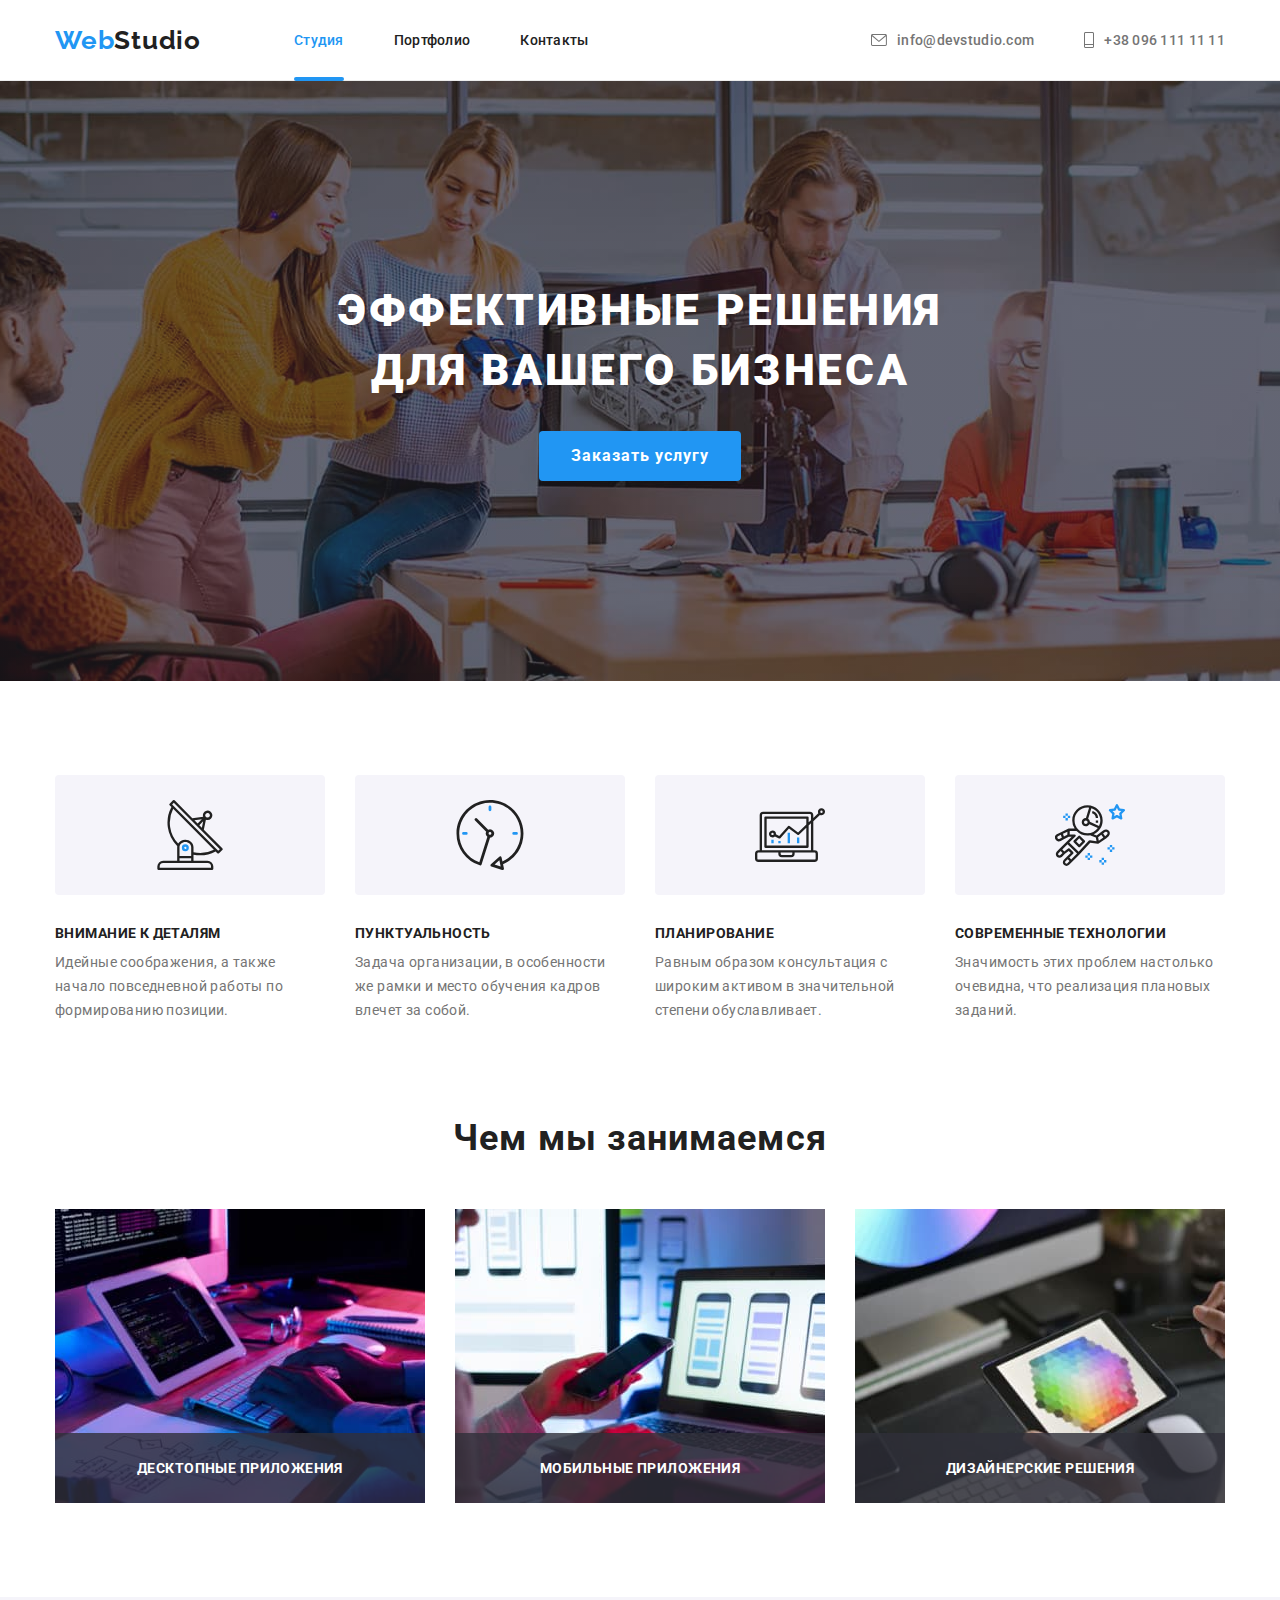
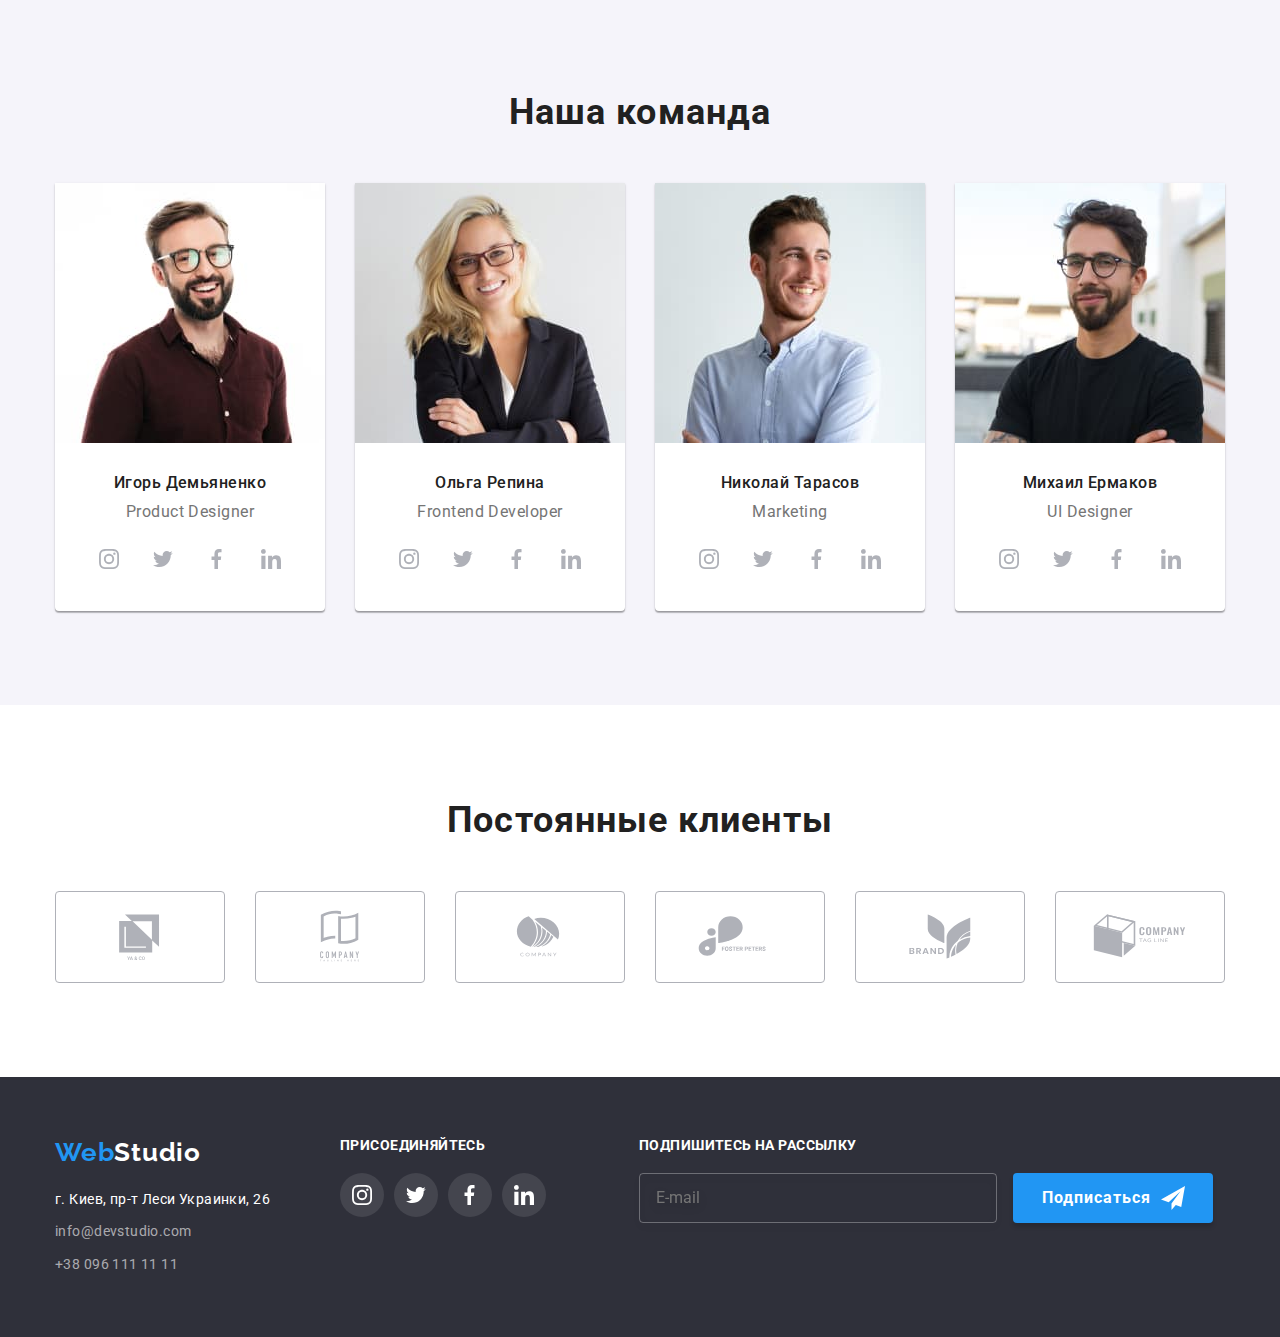
<file: index.html>
<!DOCTYPE html>
<html lang="ru">
  <head>
    <meta charset="UTF-8" />
    <meta http-equiv="X-UA-Compatible" content="IE=edge" />
    <meta name="viewport" content="width=device-width, initial-scale=1.0" />

    <link rel="preconnect" href="https://fonts.googleapis.com" />
    <link rel="preconnect" href="https://fonts.gstatic.com" crossorigin />
    <link
      href="https://fonts.googleapis.com/css2?family=Raleway:wght@700&family=Roboto:wght@400;500;700;900&display=swap"
      rel="stylesheet"
    />
    <link
      rel="stylesheet"
      href="https://cdnjs.cloudflare.com/ajax/libs/modern-normalize/1.1.0/modern-normalize.css"
    />
    <link rel="stylesheet" href="./css/main.min.css" />
    <title>Студия</title>
  </head>
  <!-- BODY START -->
  <body>
    <!-- HEADER  -->
    <header class="page-header">
      <div class="container">
        <a href="./index.html" class="page-header__home-link link"
          ><span class="page-header__link--accent">Web</span>Studio</a
        >
        <nav class="page-header__navigation">
          <ul class="page-header__list list">
            <li class="page-header__item">
              <a
                href="./index.html"
                class="page-header__link link page-header__link--current"
                >Студия</a
              >
            </li>
            <li class="page-header__item">
              <a href="./portfolio.html" class="page-header__link link"
                >Портфолио</a
              >
            </li>
            <li class="page-header__item">
              <a href="" class="page-header__link link">Контакты</a>
            </li>
          </ul>
        </nav>
        <ul class="contacts list">
          <li class="contacts__item">
            <a href="mailto:info@devstudio.com" class="contacts__link link">
              <svg class="contacts__icon" width="16" height="12">
                <use href="./images/icons.svg#icon-envelope"></use>
              </svg>
              info@devstudio.com</a
            >
          </li>
          <li class="page-header__contacts__item">
            <a href="tel:+380961111111" class="contacts__link link"
              ><svg class="contacts__icon" width="10" height="16">
                <use href="./images/icons.svg#icon-mail"></use>
              </svg>
              +38 096 111 11 11</a
            >
          </li>
        </ul>
        <button type="button" class="menu-open-btn">
          <svg width="40" height="40">
            <use href="./images/icons.svg#icon-menu_mob"></use>
          </svg>
        </button>
      </div>
    </header>
    <!-- MAIN  -->
    <main>
      <!-- HERO -->
      <section class="hero">
        <div class="container">
          <h1 class="hero__title">Эффективные решения для вашего бизнеса</h1>
          <button type="button" class="hero__btn" data-modal-open>
            Заказать услугу
          </button>
        </div>
      </section>
      <!-- FEATURES -->
      <section class="features">
        <div class="container">
          <h2 class="visually-hidden">Особенности</h2>
          <ul class="features__list list">
            <li class="features__item">
              <div class="features__wrap">
                <svg class="features__icon">
                  <use href="./images/icons.svg#icon-antenna"></use>
                </svg>
              </div>
              <h3 class="features__title">Внимание к деталям</h3>
              <p class="features__text">
                Идейные соображения, а также начало повседневной работы по
                формированию позиции.
              </p>
            </li>
            <li class="features__item">
              <div class="features__wrap">
                <svg class="features__icon">
                  <use href="./images/icons.svg#icon-clock"></use>
                </svg>
              </div>
              <h3 class="features__title">Пунктуальность</h3>
              <p class="features__text">
                Задача организации, в особенности же рамки и место обучения
                кадров влечет за собой.
              </p>
            </li>
            <li class="features__item">
              <div class="features__wrap">
                <svg class="features__icon">
                  <use href="./images/icons.svg#icon-computer"></use>
                </svg>
              </div>
              <h3 class="features__title">Планирование</h3>
              <p class="features__text">
                Равным образом консультация с широким активом в значительной
                степени обуславливает.
              </p>
            </li>
            <li class="features__item">
              <div class="features__wrap">
                <svg class="features__icon">
                  <use href="./images/icons.svg#icon-astronaut"></use>
                </svg>
              </div>
              <h3 class="features__title">Современные технологии</h3>
              <p class="features__text">
                Значимость этих проблем настолько очевидна, что реализация
                плановых заданий.
              </p>
            </li>
          </ul>
        </div>
      </section>
      <!-- ABOUT -->
      <section class="about section">
        <div class="container">
          <h2 class="title">Чем мы занимаемся</h2>
          <ul class="about__list list">
            <li class="about__item">
              <div class="card-box">
                <img
                  class="card-box__img"
                  card-box__text
                  src="./images/img1.jpg"
                  alt="Разработчик печатает на клавиатуре"
                  width="370"
                  height="294"
                />
                <h3 class="card-box__text">Десктопные приложения</h3>
              </div>
            </li>
            <li class="about__item">
              <div class="card-box">
                <img
                  class="card-box__img"
                  src="./images/img2.jpg"
                  alt="Разработчик работает с телефоном"
                  width="370"
                  height="294"
                />
                <h3 class="card-box__text">Мобильные приложения</h3>
              </div>
            </li>
            <li class="about__item">
              <div class="card-box">
                <img
                  class="card-box__img"
                  src="./images/img3.jpg"
                  alt="Разработчик работает с планшетом"
                  width="370"
                  height="294"
                />
                <h3 class="card-box__text">Дизайнерские решения</h3>
              </div>
            </li>
          </ul>
        </div>
      </section>
      <!-- TEAM -->
      <section class="team section">
        <div class="container">
          <h2 class="title">Наша команда</h2>
          <ul class="person-list list">
            <li class="person-list__item">
              <picture>
                <source
                  srcset="./images/team1.jpg 1x, ./images/team1-2x-min.jpg 2x"
                  media="(min-width: 1200px)"
                />
                <source
                  srcset="
                    ./images/team1-tab-min.jpg    1x,
                    ./images/team1-tab-2x-min.jpg 2x
                  "
                  media="(min-width: 768px)"
                  type="image/jpeg"
                />
                <source
                  srcset="
                    ./images/team1-mob-min.jpg    1x,
                    ./images/team1-mob-2x-min.jpg 2x
                  "
                  media="(min-width: 320px)"
                  type="image/jpeg"
                />
                <img src="./images/team1.jpg" alt="Игорь Демьяненко" />
              </picture>

              <div class="person-list__text">
                <h3 class="person-list__title">Игорь Демьяненко</h3>
                <p class="person-list__description">Product Designer</p>
              </div>
              <ul class="socials-list list">
                <li class="socials-list__item">
                  <a href="" class="socials-list__link link">
                    <svg class="socials-list__icon">
                      <use href="./images/icons.svg#icon-instagram"></use>
                    </svg>
                  </a>
                </li>
                <li class="socials-list__item">
                  <a href="" class="socials-list__link link">
                    <svg class="socials-list__icon">
                      <use href="./images/icons.svg#icon-twitter"></use>
                    </svg>
                  </a>
                </li>
                <li class="socials-list__item">
                  <a href="" class="socials-list__link link">
                    <svg class="socials-list__icon">
                      <use href="./images/icons.svg#icon-facebook"></use>
                    </svg>
                  </a>
                </li>
                <li class="socials-list__item">
                  <a href="" class="socials-list__link link">
                    <svg class="socials-list__icon">
                      <use href="./images/icons.svg#icon-linkedin"></use>
                    </svg>
                  </a>
                </li>
              </ul>
            </li>
            <li class="person-list__item">
              <picture>
                <source
                  srcset="./images/team2.jpg 1x, ./images/team2-2x-min.jpg 2x"
                  media="(min-width: 1200px)"
                  type="image/jpeg"
                />
                <source
                  srcset="
                    ./images/team2-tab-min.jpg    1x,
                    ./images/team2-tab-2x-min.jpg 2x
                  "
                  media="(min-width: 768px)"
                  type="image/jpeg"
                />
                <source
                  srcset="
                    ./images/team2-mob-min.jpg    1x,
                    ./images/team2-mob-2x-min.jpg 2x
                  "
                  media="(min-width: 320px)"
                  type="image/jpeg"
                />
                <img src="./images/team2.jpg" alt="Ольга Репина" />
              </picture>
              <div class="person-list__text">
                <h3 class="person-list__title">Ольга Репина</h3>
                <p class="person-list__description">Frontend Developer</p>
              </div>
              <ul class="socials-list list">
                <li class="socials-list__item">
                  <a href="" class="socials-list__link link">
                    <svg class="socials-list__icon">
                      <use href="./images/icons.svg#icon-instagram"></use>
                    </svg>
                  </a>
                </li>
                <li class="socials-list__item">
                  <a href="" class="socials-list__link link">
                    <svg class="socials-list__icon">
                      <use href="./images/icons.svg#icon-twitter"></use>
                    </svg>
                  </a>
                </li>
                <li class="socials-list__item">
                  <a href="" class="socials-list__link link">
                    <svg class="socials-list__icon">
                      <use href="./images/icons.svg#icon-facebook"></use>
                    </svg>
                  </a>
                </li>
                <li class="socials-list__item">
                  <a href="" class="socials-list__link link">
                    <svg class="socials-list__icon">
                      <use href="./images/icons.svg#icon-linkedin"></use>
                    </svg>
                  </a>
                </li>
              </ul>
            </li>
            <li class="person-list__item">
              <picture>
                <source
                  srcset="./images/team3.jpg 1x, ./images/team3-2x-min.jpg 2x"
                  media="(min-width: 1200px)"
                  type="image/jpeg"
                />
                <source
                  srcset="
                    ./images/team3-tab-min.jpg    1x,
                    ./images/team3-tab-2x-min.jpg 2x
                  "
                  media="(min-width: 768px)"
                  type="image/jpeg"
                />
                <source
                  srcset="
                    ./images/team3-mob-min.jpg    1x,
                    ./images/team3-mob-2x-min.jpg 2x
                  "
                  media="(min-width: 320px)"
                  type="image/jpeg"
                />
                <img src="./images/team3.jpg" alt="Николай Тарасов" />
              </picture>
              <div class="person-list__text">
                <h3 class="person-list__title">Николай Тарасов</h3>
                <p class="person-list__description">Marketing</p>
              </div>
              <ul class="socials-list list">
                <li class="socials-list__item">
                  <a href="" class="socials-list__link link">
                    <svg class="socials-list__icon">
                      <use href="./images/icons.svg#icon-instagram"></use>
                    </svg>
                  </a>
                </li>
                <li class="socials-list__item">
                  <a href="" class="socials-list__link link">
                    <svg class="socials-list__icon">
                      <use href="./images/icons.svg#icon-twitter"></use>
                    </svg>
                  </a>
                </li>
                <li class="socials-list__item">
                  <a href="" class="socials-list__link link">
                    <svg class="socials-list__icon">
                      <use href="./images/icons.svg#icon-facebook"></use>
                    </svg>
                  </a>
                </li>
                <li class="socials-list__item">
                  <a href="" class="socials-list__link link">
                    <svg class="socials-list__icon">
                      <use href="./images/icons.svg#icon-linkedin"></use>
                    </svg>
                  </a>
                </li>
              </ul>
            </li>
            <li class="person-list__item">
              <picture>
                <source
                  srcset="./images/team4.jpg 1x, ./images/team4-2x-min.jpg 2x"
                  media="(min-width: 1200px)"
                  type="image/jpeg"
                />
                <source
                  srcset="
                    ./images/team4-tab-min.jpg    1x,
                    ./images/team4-tab-2x-min.jpg 2x
                  "
                  media="(min-width: 768px)"
                  type="image/jpeg"
                />
                <source
                  srcset="
                    ./images/team4-mob-min.jpg    1x,
                    ./images/team4-mob-2x-min.jpg 2x
                  "
                  media="(min-width: 320px)"
                  type="image/jpeg"
                />
                <img src="./images/team4.jpg" alt="Михаил Ермаков" />
              </picture>
              <div class="person-list__text">
                <h3 class="person-list__title">Михаил Ермаков</h3>
                <p class="person-list__description">UI Designer</p>
              </div>
              <ul class="socials-list list">
                <li class="socials-list__item">
                  <a href="" class="socials-list__link link">
                    <svg class="socials-list__icon">
                      <use href="./images/icons.svg#icon-instagram"></use>
                    </svg>
                  </a>
                </li>
                <li class="socials-list__item">
                  <a href="" class="socials-list__link link">
                    <svg class="socials-list__icon">
                      <use href="./images/icons.svg#icon-twitter"></use>
                    </svg>
                  </a>
                </li>
                <li class="socials-list__item">
                  <a href="" class="socials-list__link link">
                    <svg class="socials-list__icon">
                      <use href="./images/icons.svg#icon-facebook"></use>
                    </svg>
                  </a>
                </li>
                <li class="socials-list__item">
                  <a href="" class="socials-list__link link">
                    <svg class="socials-list__icon">
                      <use href="./images/icons.svg#icon-linkedin"></use>
                    </svg>
                  </a>
                </li>
              </ul>
            </li>
          </ul>
        </div>
      </section>
      <!-- CLIENTS -->
      <section class="clients">
        <div class="container">
          <h2 class="clients__title">Постоянные клиенты</h2>
          <ul class="clients-list list">
            <li class="clients-list__item">
              <a href="" class="clients-list__link link">
                <svg class="clients-list__icon">
                  <use href="./images/icons.svg#icon-Yaco"></use>
                </svg>
              </a>
            </li>
            <li class="clients-list__item">
              <a href="" class="clients-list__link link">
                <svg class="clients-list__icon">
                  <use href="./images/icons.svg#icon-companysecond"></use>
                </svg>
              </a>
            </li>
            <li class="clients-list__item">
              <a href="" class="clients-list__link link">
                <svg class="clients-list__icon">
                  <use href="./images/icons.svg#icon-company"></use>
                </svg>
              </a>
            </li>
            <li class="clients-list__item">
              <a href="" class="clients-list__link link">
                <svg class="clients-list__icon">
                  <use href="./images/icons.svg#icon-fosterpeters"></use>
                </svg>
              </a>
            </li>
            <li class="clients-list__item">
              <a href="" class="clients-list__link link">
                <svg class="clients-list__icon">
                  <use href="./images/icons.svg#icon-brand"></use>
                </svg>
              </a>
            </li>
            <li class="clients-list__item">
              <a href="" class="clients-list__link link">
                <svg class="clients-list__icon">
                  <use href="./images/icons.svg#icon-companylast"></use>
                </svg>
              </a>
            </li>
          </ul>
        </div>
      </section>
    </main>
    <!-- FOOTER -->
    <footer class="footer">
      <div class="container">
        <div class="footer__credits">
          <a href="./index.html" class="footer__logo link"
            ><span class="footer__logo--accent">Web</span>Studio</a
          >
          <address class="footer__address">
            г. Киев, пр-т Леси Украинки, 26
          </address>

          <ul class="footer__contacts list">
            <li class="footer__item">
              <a href="mailto:info@devstudio.com" class="footer__link link">
                info@devstudio.com
              </a>
            </li>
            <li class="footer__item">
              <a href="tel:+380961111111" class="footer__link link">
                +38 096 111 11 11</a
              >
            </li>
          </ul>
        </div>
        <div class="footer__invitation">
          <h2 class="footer__title">Присоединяйтесь</h2>
          <ul class="socials-list list">
            <li class="socials-list__item socials-list__item--dark">
              <a href="" class="socials-list__link link">
                <svg class="socials-list__icon socials-list__icon--white">
                  <use href="./images/icons.svg#icon-instagram"></use>
                </svg>
              </a>
            </li>
            <li class="socials-list__item socials-list__item--dark">
              <a href="" class="socials-list__link link">
                <svg class="socials-list__icon socials-list__icon--white">
                  <use href="./images/icons.svg#icon-twitter"></use>
                </svg>
              </a>
            </li>
            <li class="socials-list__item socials-list__item--dark">
              <a href="" class="socials-list__link link">
                <svg class="socials-list__icon socials-list__icon--white">
                  <use href="./images/icons.svg#icon-facebook"></use>
                </svg>
              </a>
            </li>
            <li class="socials-list__item socials-list__item--dark">
              <a href="" class="socials-list__link link">
                <svg class="socials-list__icon socials-list__icon--white">
                  <use href="./images/icons.svg#icon-linkedin"></use>
                </svg>
              </a>
            </li>
          </ul>
        </div>
        <div class="subscribe">
          <p class="subscribe__text">Подпишитесь на рассылку</p>
          <form name="subscribe__form">
            <input
              type="email"
              name="email"
              class="subscribe__input"
              placeholder="E-mail"
            />
            <button type="submit" class="footer__btn">
              <span class="footer__text">Подписаться</span>
            </button>
          </form>
        </div>
      </div>
    </footer>
    <!-- MODAL -->
    <div class="backdrop is-hidden" data-modal>
      <div class="modal">
        <button type="button" class="modal-button" data-modal-close>
          <svg class="modal-icon">
            <use href="./images/icons.svg#icon-close"></use>
          </svg>
        </button>
        <div class="form-container">
          <p class="form-text">Оставьте свои данные, мы вам перезвоним</p>
          <form name="modal-form" class="modal-form">
            <label for="name" class="form-label">Имя</label>
            <div class="rel-wrap">
              <input
                type="text"
                name="username"
                id="name"
                autofocus
                class="form-input"
                required
              />
              <svg class="label-icon" width="18" height="18">
                <use href="./images/icons.svg#icon-person-black-18dp-1"></use>
              </svg>
            </div>

            <label for="tel" class="form-label">Телефон</label>
            <div class="rel-wrap">
              <input
                type="tel"
                name="telefone_number"
                class="form-input"
                id="tel"
                required
              />
              <svg class="label-icon" width="18" height="18">
                <use href="./images/icons.svg#icon-phone"></use>
              </svg>
            </div>
            <label for="email" class="form-label">Почта</label>
            <div class="rel-wrap">
              <input
                type="email"
                name="email"
                id="email"
                class="form-input"
                required
              />
              <svg class="label-icon" width="18" height="18">
                <use href="./images/icons.svg#icon-email"></use>
              </svg>
            </div>

            <label for="comment" class="form-label">Комментарий</label>
            <textarea
              name="comment"
              id="comment"
              class="form-comment"
              placeholder="Введите текст"
            ></textarea>
            <div class="checkbox-wrap">
              <input
                type="checkbox"
                name="checkbox"
                id="agreement"
                class="checkbox-input visually-hidden"
              />

              <span class="checkbox-icon">
                <svg class="check" width="16" height="15">
                  <use href="./images/icons.svg#icon-icon-check"></use>
                </svg>
              </span>

              <label for="agreement" class="agreement-label"
                >Соглашаюсь с рассылкой и принимаю
                <a href="" class="agreement-link">Условия договора</a></label
              >
            </div>

            <button type="submit" class="form-button">Отправить</button>
          </form>
        </div>
      </div>
    </div>

    <div class="mob-menu is-hidden">
      <button class="menu-close-btn">
        <svg width="40" height="40">
          <use href="./images/icons.svg#icon-close_mob"></use>
        </svg>
      </button>
      <div class="mob-menu-conatiner">
        <ul class="mob-menu__link-list list">
          <li class="mob-menu__item">
            <a
              href="./index.html"
              class="mob-menu__link link page-header__link--accent"
              >Студия</a
            >
          </li>
          <li class="mob-menu__item">
            <a href="./portfolio.html" class="mob-menu__link link">Портфолио</a>
          </li>
          <li class="mob-menu__item">
            <a href="" class="mob-menu__link link">Контакты</a>
          </li>
        </ul>
        <div class="mob-menu--spacing">
          <ul class="mob-menu__contacts-list list">
            <li class="mob-menu__contacts-item">
              <a href="tel:+380961111111" class="mob-menu__contact-link link"
                >+38 096 111 11 11</a
              >
            </li>
            <li class="mob-menu__contacts-item">
              <a
                href="mailto:info@devstudio.com"
                class="mob-menu__contact-link link"
                >info@devstudio.com</a
              >
            </li>
          </ul>
          <ul class="mob-menu__socials-list list">
            <li class="mob-menu__socials-item">
              <a href="" class="mob-menu__socials-link link">Instagram</a>
            </li>
            <li class="mob-menu__socials-item">
              <a href="" class="mob-menu__socials-link link">Twitter</a>
            </li>
            <li class="mob-menu__socials-item">
              <a href="" class="mob-menu__socials-link link">Facebook</a>
            </li>
            <li class="mob-menu__socials-item">
              <a href="" class="mob-menu__socials-link link">LinkedIn</a>
            </li>
          </ul>
        </div>
      </div>
    </div>
    <script src="./js/menu.js"></script>
    <script src="./js/modal.js"></script>
  </body>
</html>
</file>
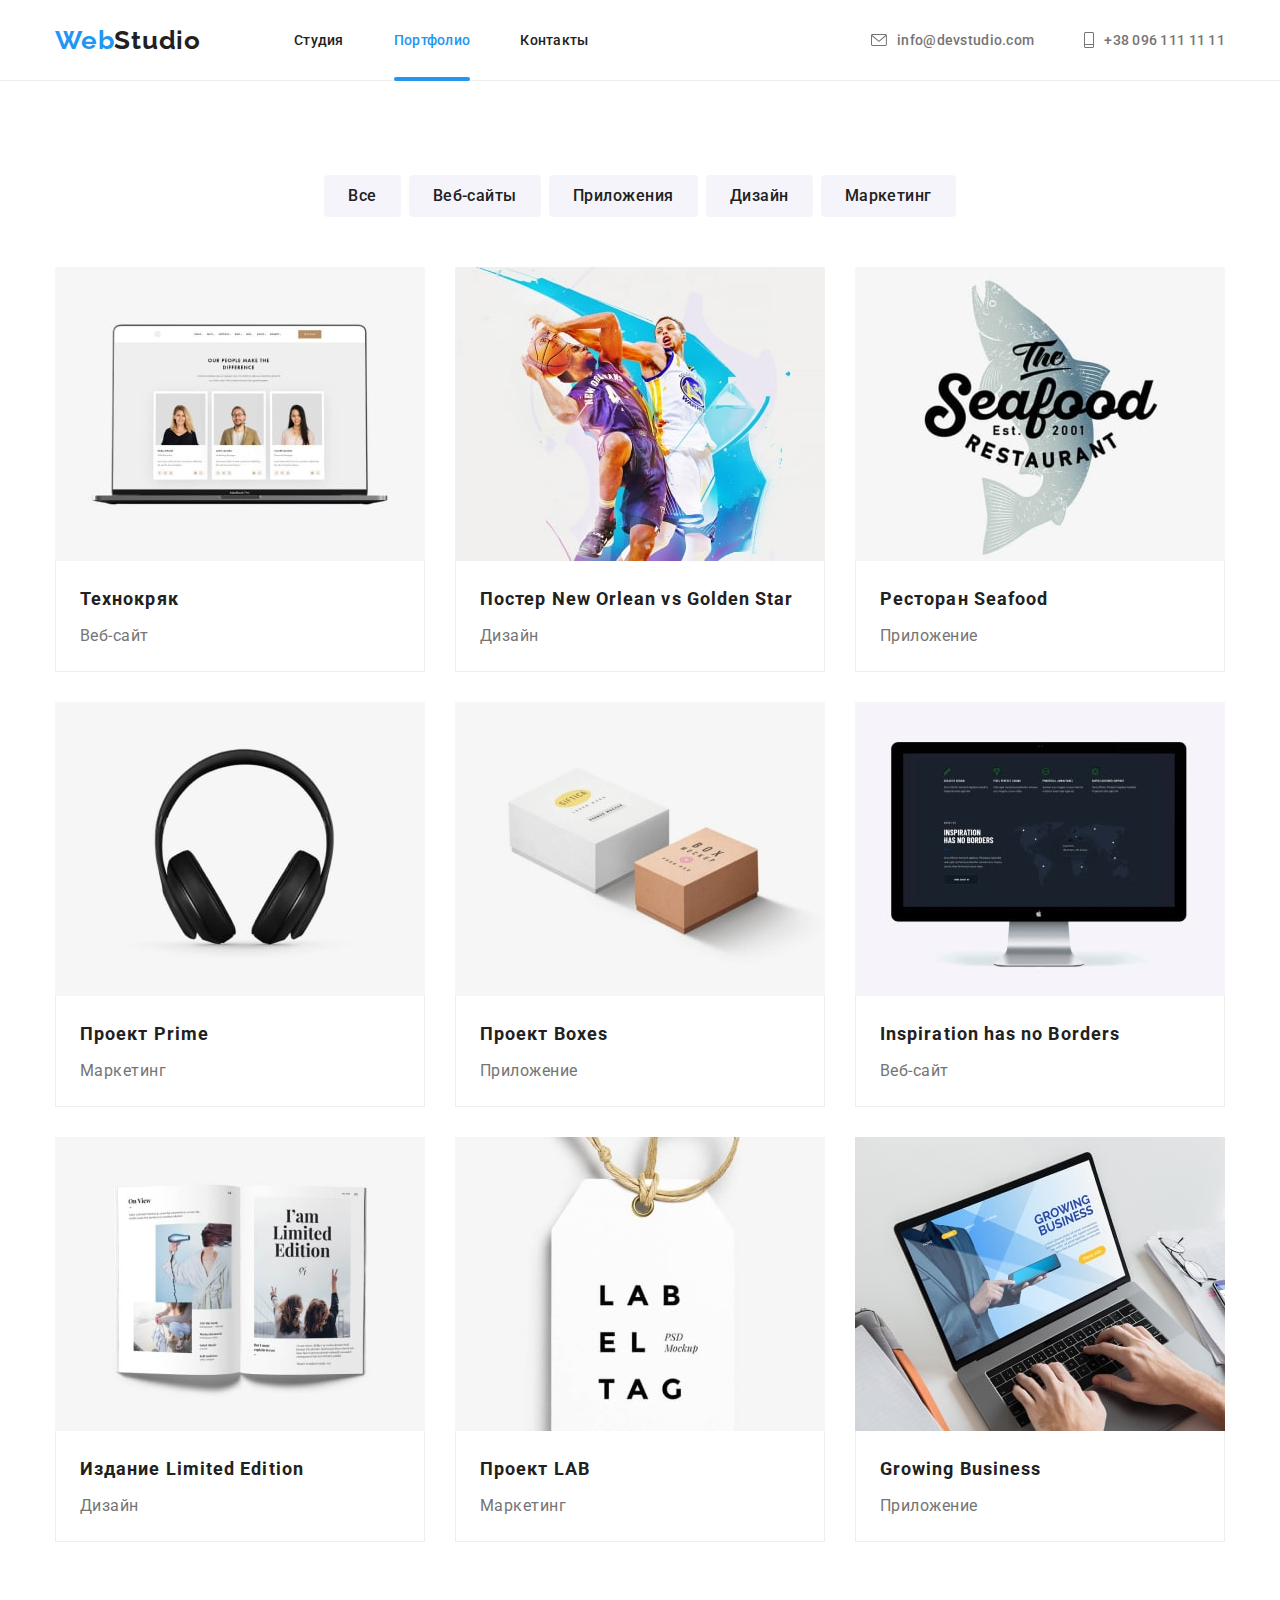
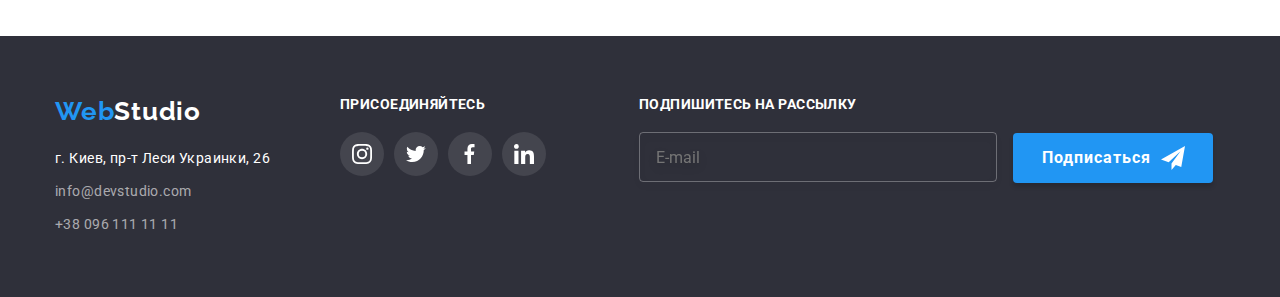
<file: portfolio.html>
<!DOCTYPE html>
<html lang="ru">
  <head>
    <meta charset="UTF-8" />
    <meta http-equiv="X-UA-Compatible" content="IE=edge" />
    <meta name="viewport" content="width=device-width, initial-scale=1.0" />
    <title>Портфолио</title>

    <link rel="preconnect" href="https://fonts.googleapis.com" />
    <link rel="preconnect" href="https://fonts.gstatic.com" crossorigin />
    <link
      href="https://fonts.googleapis.com/css2?family=Raleway:wght@700&family=Roboto:wght@400;500;700;900&display=swap"
      rel="stylesheet"
    />
    <link
      rel="stylesheet"
      href="https://cdnjs.cloudflare.com/ajax/libs/modern-normalize/1.1.0/modern-normalize.css"
    />
    <link rel="stylesheet" href="./css/main.min.css" />
  </head>
  <body>
    <!-- HEADER  -->
    <header class="page-header">
      <div class="container">
        <a href="./index.html" class="page-header__home-link link"
          ><span class="page-header__link--accent">Web</span>Studio</a
        >
        <nav class="page-header__navigation">
          <ul class="page-header__list list">
            <li class="page-header__item">
              <a href="./index.html" class="page-header__link link">Студия</a>
            </li>
            <li class="page-header__item">
              <a
                href="./portfolio.html"
                class="page-header__link link page-header__link--current"
                >Портфолио</a
              >
            </li>
            <li class="page-header__item">
              <a href="" class="page-header__link link">Контакты</a>
            </li>
          </ul>
        </nav>
        <ul class="contacts list">
          <li class="contacts__item">
            <a href="mailto:info@devstudio.com" class="contacts__link link">
              <svg class="contacts__icon" width="16" height="12">
                <use href="./images/icons.svg#icon-envelope"></use>
              </svg>
              info@devstudio.com</a
            >
          </li>
          <li class="page-header__contacts__item">
            <a href="tel:+380961111111" class="contacts__link link"
              ><svg class="contacts__icon" width="10" height="16">
                <use href="./images/icons.svg#icon-mail"></use>
              </svg>
              +38 096 111 11 11</a
            >
          </li>
        </ul>
        <button type="button" class="menu-open-btn">
          <svg width="40" height="40">
            <use href="./images/icons.svg#icon-menu_mob"></use>
          </svg>
        </button>
      </div>
    </header>
    <main>
      <section class="portfolio section">
        <div class="container">
          <h1 class="visually-hidden">Наши работы</h1>

          <ul class="button-set list">
            <li class="button-set__item">
              <button type="button" class="button-set__btn">Все</button>
            </li>
            <li class="button-set__item">
              <button type="button" class="button-set__btn">Веб-сайты</button>
            </li>
            <li class="button-set__item">
              <button type="button" class="button-set__btn">Приложения</button>
            </li>
            <li class="button-set__item">
              <button type="button" class="button-set__btn">Дизайн</button>
            </li>
            <li class="button-set__item">
              <button type="button" class="button-set__btn">Маркетинг</button>
            </li>
          </ul>

          <ul class="card-set list">
            <li class="card-set__item">
              <div class="card-set__img-box">
                <picture>
                  <source
                    srcset="./images/portfolio1.jpg 1x"
                    media="(min-width: 1200px)"
                  />
                  <source
                    srcset="
                      ./images/portfolio1-tab-min.jpg    1x,
                      ./images/portfolio1-tab-2x-min.jpg 2x
                    "
                    media="(min-width: 768px)"
                    type="image/jpeg"
                  />
                  <source
                    srcset="
                      ./images/portfolio1-mob-min.jpg    1x,
                      ./images/portfolio1-mob-2x-min.jpg 2x
                    "
                    media="(min-width: 320px)"
                    type="image/jpeg"
                  />
                  <img src="./images/portfolio1.jpg" alt="Технокряк" />
                </picture>
                <p class="card-set__description">
                  Ресурс предлагает комплексные предложения с разным уровнем
                  функционала и сервисов. Все это позволит посетителю получить
                  исчерпывающие сведения о компании или частном лице.
                </p>
              </div>

              <div class="card-set__text-box">
                <h2 class="card-set__title">Технокряк</h2>
                <p class="card-set__text">Веб-сайт</p>
              </div>
            </li>
            <li class="card-set__item">
              <div class="card-set__img-box">
                <picture>
                  <source
                    srcset="./images/portfolio2.jpg 1x"
                    media="(min-width: 1200px)"
                  />
                  <source
                    srcset="
                      ./images/portfolio2-tab-min.jpg    1x,
                      ./images/portfolio2-tab-2x-min.jpg 2x
                    "
                    media="(min-width: 768px)"
                    type="image/jpeg"
                  />
                  <source
                    srcset="
                      ./images/portfolio2-mob-min.jpg    1x,
                      ./images/portfolio2-mob-2x-min.jpg 2x
                    "
                    media="(min-width: 320px)"
                    type="image/jpeg"
                  />
                  <img
                    src="./images/portfolio2.jpg"
                    alt="Постер с баскетболлистами"
                  />
                </picture>
                <p class="card-set__description">
                  Ресурс предлагает комплексные предложения с разным уровнем
                  функционала и сервисов. Все это позволит посетителю получить
                  исчерпывающие сведения о компании или частном лице.
                </p>
              </div>

              <div class="card-set__text-box">
                <h2 class="card-set__title">
                  Постер
                  <span lang="en">New Orlean vs Golden Star</span>
                </h2>
                <p class="card-set__text">Дизайн</p>
              </div>
            </li>
            <li class="card-set__item">
              <div class="card-set__img-box">
                <picture>
                  <source
                    srcset="./images/portfolio3.jpg 1x"
                    media="(min-width: 1200px)"
                  />
                  <source
                    srcset="
                      ./images/portfolio3-tab-min.jpg    1x,
                      ./images/portfolio3-tab-2x-min.jpg 2x
                    "
                    media="(min-width: 768px)"
                    type="image/jpeg"
                  />
                  <source
                    srcset="
                      ./images/portfolio3-mob-min.jpg    1x,
                      ./images/portfolio3-mob-2x-min.jpg 2x
                    "
                    media="(min-width: 320px)"
                    type="image/jpeg"
                  />
                  <img src="./images/portfolio3.jpg" alt="Логотип ресторана" />
                </picture>
                <p class="card-set__description">
                  Ресурс предлагает комплексные предложения с разным уровнем
                  функционала и сервисов. Все это позволит посетителю получить
                  исчерпывающие сведения о компании или частном лице.
                </p>
              </div>

              <div class="card-set__text-box">
                <h2 class="card-set__title">
                  Ресторан
                  <span lang="en">Seafood</span>
                </h2>
                <p class="card-set__text">Приложение</p>
              </div>
            </li>
            <li class="card-set__item">
              <div class="card-set__img-box">
                <picture>
                  <source
                    srcset="./images/portfolio4.jpg 1x"
                    media="(min-width: 1200px)"
                  />
                  <source
                    srcset="
                      ./images/portfolio4-tab-min.jpg    1x,
                      ./images/portfolio4-tab-2x-min.jpg 2x
                    "
                    media="(min-width: 768px)"
                    type="image/jpeg"
                  />
                  <source
                    srcset="
                      ./images/portfolio4-mob-min.jpg    1x,
                      ./images/portfolio4-mob-2x-min.jpg 2x
                    "
                    media="(min-width: 320px)"
                    type="image/jpeg"
                  />
                  <img src="./images/portfolio4.jpg" alt="Наушники" />
                </picture>
                <p class="card-set__description">
                  Ресурс предлагает комплексные предложения с разным уровнем
                  функционала и сервисов. Все это позволит посетителю получить
                  исчерпывающие сведения о компании или частном лице.
                </p>
              </div>

              <div class="card-set__text-box">
                <h2 class="card-set__title">
                  Проект <span lang="en">Prime</span>
                </h2>
                <p class="card-set__text">Маркетинг</p>
              </div>
            </li>
            <li class="card-set__item">
              <div class="card-set__img-box">
                <picture>
                  <source
                    srcset="./images/portfolio5.jpg 1x"
                    media="(min-width: 1200px)"
                  />
                  <source
                    srcset="
                      ./images/portfolio5-tab-min.jpg    1x,
                      ./images/portfolio5-tab-2x-min.jpg 2x
                    "
                    media="(min-width: 768px)"
                    type="image/jpeg"
                  />
                  <source
                    srcset="
                      ./images/portfolio5-mob-min.jpg    1x,
                      ./images/portfolio5-mob-2x-min.jpg 2x
                    "
                    media="(min-width: 320px)"
                    type="image/jpeg"
                  />
                  <img src="./images/portfolio5.jpg" alt="Две коробки" />
                </picture>
                <p class="card-set__description">
                  Ресурс предлагает комплексные предложения с разным уровнем
                  функционала и сервисов. Все это позволит посетителю получить
                  исчерпывающие сведения о компании или частном лице.
                </p>
              </div>

              <div class="card-set__text-box">
                <h2 class="card-set__title">
                  Проект <span lang="en">Boxes</span>
                </h2>
                <p class="card-set__text">Приложение</p>
              </div>
            </li>
            <li class="card-set__item">
              <div class="card-set__img-box">
                <picture>
                  <source
                    srcset="./images/portfolio6.jpg 1x"
                    media="(min-width: 1200px)"
                  />
                  <source
                    srcset="
                      ./images/portfolio6-tab-min.jpg    1x,
                      ./images/portfolio6-tab-2x-min.jpg 2x
                    "
                    media="(min-width: 768px)"
                    type="image/jpeg"
                  />
                  <source
                    srcset="
                      ./images/portfolio6-mob-min.jpg    1x,
                      ./images/portfolio6-mob-2x-min.jpg 2x
                    "
                    media="(min-width: 320px)"
                    type="image/jpeg"
                  />
                  <img src="./images/portfolio6.jpg" alt="Макбук" />
                </picture>
                <p class="card-set__description">
                  Ресурс предлагает комплексные предложения с разным уровнем
                  функционала и сервисов. Все это позволит посетителю получить
                  исчерпывающие сведения о компании или частном лице.
                </p>
              </div>

              <div class="card-set__text-box">
                <h2 lang="en" class="card-set__title">
                  Inspiration has no Borders
                </h2>
                <p class="card-set__text">Веб-сайт</p>
              </div>
            </li>
            <li class="card-set__item">
              <div class="card-set__img-box">
                <picture>
                  <source
                    srcset="./images/portfolio7.jpg 1x"
                    media="(min-width: 1200px)"
                  />
                  <source
                    srcset="
                      ./images/portfolio7-tab-min.jpg    1x,
                      ./images/portfolio7-tab-2x-min.jpg 2x
                    "
                    media="(min-width: 768px)"
                    type="image/jpeg"
                  />
                  <source
                    srcset="
                      ./images/portfolio7-mob-min.jpg    1x,
                      ./images/portfolio7-mob-2x-min.jpg 2x
                    "
                    media="(min-width: 320px)"
                    type="image/jpeg"
                  />
                  <img src="./images/portfolio7.jpg" alt="Открытая книга" />
                </picture>
                <p class="card-set__description">
                  Ресурс предлагает комплексные предложения с разным уровнем
                  функционала и сервисов. Все это позволит посетителю получить
                  исчерпывающие сведения о компании или частном лице.
                </p>
              </div>

              <div class="card-set__text-box">
                <h2 class="card-set__title">
                  Издание

                  <span lang="en">Limited Edition</span>
                </h2>
                <p class="card-set__text">Дизайн</p>
              </div>
            </li>
            <li class="card-set__item">
              <div class="card-set__img-box">
                <picture>
                  <source
                    srcset="./images/portfolio8.jpg 1x"
                    media="(min-width: 1200px)"
                  />
                  <source
                    srcset="
                      ./images/portfolio8-tab-min.jpg    1x,
                      ./images/portfolio8-tab-2x-min.jpg 2x
                    "
                    media="(min-width: 768px)"
                    type="image/jpeg"
                  />
                  <source
                    srcset="
                      ./images/portfolio8-mob-min.jpg    1x,
                      ./images/portfolio8-mob-2x-min.jpg 2x
                    "
                    media="(min-width: 320px)"
                    type="image/jpeg"
                  />
                  <img src="./images/portfolio8.jpg" alt="фото бирки" />
                </picture>
                <p class="card-set__description">
                  Ресурс предлагает комплексные предложения с разным уровнем
                  функционала и сервисов. Все это позволит посетителю получить
                  исчерпывающие сведения о компании или частном лице.
                </p>
              </div>

              <div class="card-set__text-box">
                <h2 class="card-set__title">
                  Проект <span lang="en">LAB</span>
                </h2>
                <p class="card-set__text">Маркетинг</p>
              </div>
            </li>
            <li class="card-set__item">
              <div class="card-set__img-box">
                <picture>
                  <source
                    srcset="./images/portfolio9.jpg 1x"
                    media="(min-width: 1200px)"
                  />
                  <source
                    srcset="
                      ./images/portfolio9-tab-min.jpg    1x,
                      ./images/portfolio9-tab-2x-min.jpg 2x
                    "
                    media="(min-width: 768px)"
                    type="image/jpeg"
                  />
                  <source
                    srcset="
                      ./images/portfolio9-mob-min.jpg    1x,
                      ./images/portfolio9-mob-2x-min.jpg 2x
                    "
                    media="(min-width: 320px)"
                    type="image/jpeg"
                  />
                  <img
                    src="./images/portfolio9.jpg"
                    alt="Человек печатает на ноутбуке"
                  />
                </picture>
                <p class="card-set__description">
                  Ресурс предлагает комплексные предложения с разным уровнем
                  функционала и сервисов. Все это позволит посетителю получить
                  исчерпывающие сведения о компании или частном лице.
                </p>
              </div>

              <div class="card-set__text-box">
                <h2 lang="en" class="card-set__title">Growing Business</h2>
                <p class="card-set__text">Приложение</p>
              </div>
            </li>
          </ul>
        </div>
      </section>
    </main>
    <!-- FOOTER -->
    <footer class="footer">
      <div class="container">
        <div class="footer__credits">
          <a href="./index.html" class="footer__logo link"
            ><span class="footer__logo--accent">Web</span>Studio</a
          >
          <address class="footer__address">
            г. Киев, пр-т Леси Украинки, 26
          </address>

          <ul class="footer__contacts list">
            <li class="footer__item">
              <a href="mailto:info@devstudio.com" class="footer__link link">
                info@devstudio.com
              </a>
            </li>
            <li class="footer__item">
              <a href="tel:+380961111111" class="footer__link link">
                +38 096 111 11 11</a
              >
            </li>
          </ul>
        </div>
        <div class="footer__invitation">
          <h2 class="footer__title">Присоединяйтесь</h2>
          <ul class="socials-list list">
            <li class="socials-list__item socials-list__item--dark">
              <a href="" class="socials-list__link link">
                <svg class="socials-list__icon socials-list__icon--white">
                  <use href="./images/icons.svg#icon-instagram"></use>
                </svg>
              </a>
            </li>
            <li class="socials-list__item socials-list__item--dark">
              <a href="" class="socials-list__link link">
                <svg class="socials-list__icon socials-list__icon--white">
                  <use href="./images/icons.svg#icon-twitter"></use>
                </svg>
              </a>
            </li>
            <li class="socials-list__item socials-list__item--dark">
              <a href="" class="socials-list__link link">
                <svg class="socials-list__icon socials-list__icon--white">
                  <use href="./images/icons.svg#icon-facebook"></use>
                </svg>
              </a>
            </li>
            <li class="socials-list__item socials-list__item--dark">
              <a href="" class="socials-list__link link">
                <svg class="socials-list__icon socials-list__icon--white">
                  <use href="./images/icons.svg#icon-linkedin"></use>
                </svg>
              </a>
            </li>
          </ul>
        </div>
        <div class="subscribe">
          <p class="subscribe__text">Подпишитесь на рассылку</p>
          <form name="subscribe__form">
            <input
              type="email"
              name="email"
              class="subscribe__input"
              placeholder="E-mail"
            />
            <button type="submit" class="footer__btn">
              <span class="footer__text">Подписаться</span>
            </button>
          </form>
        </div>
      </div>
    </footer>

    <div class="mob-menu is-hidden">
      <button class="menu-close-btn">
        <svg width="40" height="40">
          <use href="./images/icons.svg#icon-close_mob"></use>
        </svg>
      </button>
      <div class="mob-menu-conatiner">
        <ul class="mob-menu__link-list list">
          <li class="mob-menu__item">
            <a href="./index.html" class="mob-menu__link link">Студия</a>
          </li>
          <li class="mob-menu__item">
            <a
              href="./portfolio.html"
              class="mob-menu__link link page-header__link--accent"
              >Портфолио</a
            >
          </li>
          <li class="mob-menu__item">
            <a href="" class="mob-menu__link link">Контакты</a>
          </li>
        </ul>
        <ul class="mob-menu__contacts-list list">
          <li class="mob-menu__contacts-item">
            <a href="tel:+380961111111" class="mob-menu__contact-link link"
              >+38 096 111 11 11</a
            >
          </li>
          <li class="mob-menu__contacts-item">
            <a
              href="mailto:info@devstudio.com"
              class="mob-menu__contact-link link"
              >info@devstudio.com</a
            >
          </li>
        </ul>
        <ul class="mob-menu__socials-list list">
          <li class="mob-menu__socials-item">
            <a href="" class="mob-menu__socials-link link">Instagram</a>
          </li>
          <li class="mob-menu__socials-item">
            <a href="" class="mob-menu__socials-link link">Twitter</a>
          </li>
          <li class="mob-menu__socials-item">
            <a href="" class="mob-menu__socials-link link">Facebook</a>
          </li>
          <li class="mob-menu__socials-item">
            <a href="" class="mob-menu__socials-link link">LinkedIn</a>
          </li>
        </ul>
      </div>
    </div>
    <script src="./js/menu.js"></script>
  </body>
</html>
</file>
<file: css/main.min.css>
:root{--main-text-color: #757575;--secondary-text-color: #212121;--title-color: #212121;--accent-color: #2196f3;--secondary-bg-color: #f5f4fa;--main-bg-color: #e5e5e5;--item-bg-color: #ffffff}p,h1,h2,h3,h4,h5,h6{margin:0}ul,ol{margin:0;padding-left:0}button{cursor:pointer}img{display:block}body{font-family:"Roboto",sans-serif;font-weight:400;color:var(--main-text-color)}.prevent-scroll{overflow:hidden}img{max-width:100%}.list{list-style:none}.link{text-decoration:none}.section{padding-top:60px;padding-bottom:60px}@media screen and (min-width: 1200px){.section{padding-top:94px;padding-bottom:94px}}.visually-hidden{position:absolute;width:1px;height:1px;margin:-1px;border:0;padding:0;white-space:nowrap;clip-path:inset(100%);clip:rect(0 0 0 0);overflow:hidden}.is-hidden{opacity:0;transition:opacity 250ms cubic-bezier(0.4, 0, 0.2, 1);pointer-events:none}.container{padding-left:15px;padding-right:15px;margin:0 auto}@media screen and (min-width: 480px){.container{width:480px}}@media screen and (min-width: 768px){.container{width:768px}}@media screen and (min-width: 1200px){.container{width:1200px}}.title{font-weight:700;font-size:28px;line-height:1.1785714286;letter-spacing:.03em;text-align:center;color:var(--title-color)}@media screen and (min-width: 1200px){.title{font-size:36px;line-height:1.1666666667}}.card-box{position:relative}.card-box__text{position:absolute;bottom:0;left:0;width:100%;min-height:70px;padding-top:27px;padding-bottom:27px;font-weight:700;font-size:14px;line-height:1.1428571429;text-align:center;letter-spacing:.03em;text-transform:uppercase;color:#fff;background-color:rgba(47,48,58,.8)}@media screen and (min-width: 768px){.person-list{display:flex;flex-wrap:wrap;gap:30px}}.person-list__item{margin-bottom:30px;width:100%;text-align:center;box-shadow:0px 1px 3px rgba(0,0,0,.12),0px 1px 1px rgba(0,0,0,.14),0px 2px 1px rgba(0,0,0,.2);border-radius:0px 0px 4px 4px;background-color:var(--item-bg-color)}.person-list__item:last-child{margin-bottom:0}@media screen and (min-width: 768px){.person-list__item{width:calc((100% - 30px)/2);margin-bottom:0}}@media screen and (min-width: 1200px){.person-list__item{width:calc((100% - 90px)/4)}}.person-list__text{padding-top:30px;margin-bottom:16px}.person-list__title{margin-bottom:10px;font-weight:500;font-size:16px;line-height:1.1875;letter-spacing:.03em;color:var(--title-color)}.person-list__description{font-size:16px;line-height:1.1875;letter-spacing:.03em}.socials-list{display:flex;justify-content:center;padding-bottom:24px}@media screen and (min-width: 1200px){.socials-list{padding-bottom:30px}}.socials-list__item{margin-right:10px;background-color:#fff;border-radius:50%}.socials-list__item:last-child{margin-right:0}.socials-list__link{display:block;border-radius:50%;color:#fff;fill:#afb1b8;padding:12px;transition:color 250ms cubic-bezier(0.4, 0, 0.2, 1);transition:background-color 250ms cubic-bezier(0.4, 0, 0.2, 1)}.socials-list__link:hover,.socials-list__link:focus{background-color:var(--accent-color);fill:currentColor;outline:none}.socials-list__icon{width:20px;height:20px;display:block}.socials-list__item--dark{background-color:rgba(255,255,255,.1)}.socials-list__icon--white{fill:#fff}@media screen and (min-width: 768px)and (max-width: 1199px){.subscribe{margin:0 auto}}.subscribe__text{margin-bottom:20px;font-weight:700;font-size:14px;line-height:1.1428571429;letter-spacing:.03em;text-align:center;text-transform:uppercase;color:#fff}@media screen and (min-width: 1200px){.subscribe__text{text-align:start}}.subscribe__input{width:100%;height:50px;margin-bottom:20px;background-color:rgba(0,0,0,0);border:1px solid rgba(255,255,255,.3);filter:drop-shadow(0px 4px 4px rgba(0, 0, 0, 0.15));border-radius:4px;color:#fff;transition:border-color 250ms cubic-bezier(0.4, 0, 0.2, 1)}.subscribe__input:hover,.subscribe__input:focus{border-color:var(--accent-color);outline:none}@media screen and (min-width: 768px){.subscribe__input{width:450px}}@media screen and (min-width: 1200px){.subscribe__input{width:358px;margin-right:12px;margin-bottom:0;padding-left:16px}}.button-set{display:flex;flex-wrap:wrap;row-gap:15px;column-gap:8px;margin-bottom:40px}@media screen and (min-width: 768px){.button-set{justify-content:center;margin-bottom:30px}}@media screen and (min-width: 1200px){.button-set{margin-bottom:50px}}.button-set__btn{padding:6px 22px;font-family:inherit;font-weight:500;font-size:16px;line-height:1.62;letter-spacing:.03em;text-align:center;border-radius:4px;border-color:rgba(0,0,0,0);color:var(--secondary-text-color);background-color:var(--secondary-bg-color);cursor:pointer;transition:box-shadow 250ms cubic-bezier(0.4, 0, 0.2, 1),background-color 250ms cubic-bezier(0.4, 0, 0.2, 1),color 250ms cubic-bezier(0.4, 0, 0.2, 1)}.button-set__btn:hover,.button-set__btn:focus{color:#fff;background-color:var(--accent-color);outline:none;box-shadow:0px 3px 1px rgba(0,0,0,.1),0px 1px 2px rgba(0,0,0,.08),0px 2px 2px rgba(0,0,0,.12)}@media screen and (min-width: 768px){.card-set{display:flex;flex-wrap:wrap;gap:30px}}.card-set__item{margin-bottom:30px;background-color:var(--item-bg-color);max-width:450px;transition:box-shadow 250ms cubic-bezier(0.4, 0, 0.2, 1)}.card-set__item:hover,.card-set__item:focus{box-shadow:0px 1px 1px rgba(0,0,0,.12),0px 4px 4px rgba(0,0,0,.06),1px 4px 6px rgba(0,0,0,.16)}.card-set__item:last-child{margin-bottom:0}@media screen and (min-width: 768px){.card-set__item{margin-bottom:0;width:calc((100% - 30px)/2)}}@media screen and (min-width: 768px)and (max-width: 1199px){.card-set__item:nth-child(1) .card-set__text-box{padding-bottom:56px}}@media screen and (min-width: 1200px){.card-set__item{width:calc((100% - 60px)/3)}}.card-set__img-box{position:relative;overflow:hidden}.card-set__description{position:absolute;width:100%;height:100%;top:0;left:0;padding:63px 24px;font-weight:400;font-size:18px;line-height:1.56;letter-spacing:.03em;color:#fff;background-color:rgba(33,150,243,.9);transform:translateY(100%);transition:transform 250ms cubic-bezier(0.4, 0, 0.2, 1)}.card-set__item:hover .card-set__description,.card-set__item:focus .card-set__description{transform:translateY(0)}@media screen and (max-width: 379px){.card-set__description{padding:15px 15px;font-size:15px}}@media screen and (min-width: 380px)and (max-width: 440px){.card-set__description{padding:50px 24px}}.card-set__text-box{padding:20px 24px;border-bottom:1px solid #eee;border-right:1px solid #eee;border-left:1px solid #eee}.card-set__title{margin-bottom:4px;font-weight:700;font-size:18px;line-height:2;letter-spacing:.06em;color:var(--title-color)}.card-set__text{font-size:16px;line-height:1.88;letter-spacing:.03em}.card-set__text span{margin:0}body.backdrop.is-open{height:100vh;overflow-y:hidden}.modal{position:fixed;opacity:1;transition:opacity 250ms cubic-bezier(0.4, 0, 0.2, 1);max-width:450px;margin-right:15px;margin-left:15px;margin-top:93px;padding:40px;margin-bottom:auto;overflow-y:hidden;background:#fff;box-shadow:0px 1px 3px rgba(0,0,0,.12),0px 1px 1px rgba(0,0,0,.14),0px 2px 1px rgba(0,0,0,.2);border-radius:4px}.backdrop.is-hidden .modal{opacity:0;transform:scale(0.8) translate(-50%, -50%);transition:transform 250ms cubic-bezier(0.4, 0, 0.2, 1),opacity 250ms cubic-bezier(0.4, 0, 0.2, 1)}@media screen and (min-width: 1200px){.modal{position:absolute;top:50%;left:50%;transform:scale(1) translate(-50%, -50%);transition:transform 250ms cubic-bezier(0.4, 0, 0.2, 1),opacity 250ms cubic-bezier(0.4, 0, 0.2, 1);max-width:528px;margin:0}}.modal-button{position:absolute;top:0;right:0;display:flex;margin-top:8px;margin-right:8px;width:30px;height:30px;border:1px solid rgba(0,0,0,.1);border-radius:50%;align-items:center;justify-content:center;color:#000;cursor:pointer;transition:color 250ms cubic-bezier(0.4, 0, 0.2, 1)}.modal-button:hover,.modal-button:focus{color:var(--accent-color)}.modal-icon{fill:currentColor;width:18px;height:18px}.form-container{width:100%}.form-text{margin-bottom:12px;font-weight:700;font-size:20px;line-height:1.5;text-align:center;letter-spacing:.03em;color:var(--secondary-text-color)}@media screen and (min-width: 1200px){.form-text{line-height:1.15}}.form-label{display:block;margin-bottom:4px;font-size:12px;line-height:1.1666666667;letter-spacing:.01em;color:var(--main-text-color)}.form-input{display:block;padding-left:42px;width:100%;height:40px;border:1px solid rgba(33,33,33,.2);border-radius:4px;transition:border-color 250ms cubic-bezier(0.4, 0, 0.2, 1)}.form-input:hover,.form-input:focus{border-color:var(--accent-color);outline:none}.form-comment{display:block;margin-bottom:20px;width:100%;height:120px;padding:12px 16px;resize:none;border:1px solid rgba(33,33,33,.2);border-radius:4px;transition:border-color 250ms cubic-bezier(0.4, 0, 0.2, 1)}.form-comment:hover,.form-comment:focus{border-color:var(--accent-color);outline:none}.agreement-label{font-size:12px;line-height:1.1666666667;letter-spacing:.03em;color:var(--main-text-color)}@media screen and (min-width: 1200px){.agreement-label{font-size:14px;line-height:1.71}}.agreement-link{font-size:inherit;line-height:inherit;letter-spacing:.03em;color:var(--accent-color)}.form-button{display:block;width:200px;height:50px;margin-top:30px;margin-right:auto;margin-left:auto;background-color:#188ce8;border-radius:4px;border-color:rgba(0,0,0,0);border:none;transition:box-shadow 250ms cubic-bezier(0.4, 0, 0.2, 1);font-weight:700;font-size:16px;line-height:1.88;letter-spacing:.06em;color:#fff}.form-button:hover,.form-button:focus{box-shadow:0px 4px 4px rgba(0,0,0,.15)}.rel-wrap{position:relative;margin-bottom:10px}.label-icon{position:absolute;left:12px;top:50%;transform:translateY(-50%);transition:fill 250ms cubic-bezier(0.4, 0, 0.2, 1)}.form-input:hover+.label-icon,.form-input:focus+.label-icon{fill:var(--accent-color)}.checkbox-input:checked+.checkbox-icon{background-color:var(--accent-color);border-color:var(--accent-color)}.checkbox-wrap{display:flex;justify-content:center;align-items:center}.checkbox-icon{position:relative;width:16px;height:15px;margin-right:7px;align-items:center;justify-content:center;border:2px solid #000;border-radius:2px}.check{position:absolute;top:50%;left:50%;transform:translate(-50%, -50%)}.contacts{display:none}@media screen and (min-width: 768px){.contacts{margin-left:auto;display:block}}@media screen and (min-width: 1200px){.contacts{display:flex}}.contacts__item{display:block}@media screen and (max-width: 1199px){.contacts__item{margin-bottom:10px}.contacts__item:last-child{margin-bottom:0}}@media screen and (min-width: 1200px){.contacts__item{margin-right:50px}.contacts__item:last-child{margin-right:0}}.contacts__link{display:flex;font-weight:500;line-height:1.1428571429;letter-spacing:.02em;color:var(--main-text-color);align-items:center;transition:color 250ms cubic-bezier(0.4, 0, 0.2, 1)}.contacts__link:hover,.contacts__link:focus{color:var(--accent-color)}.contacts__icon{margin-right:10px;fill:currentColor}.contacts__icon:hover,.contacts__icon:focus{fill:currentColor}.mob-menu{position:absolute;top:0;left:0;background-color:#fff;width:100%;height:100%}@media screen and (min-width: 768px){.mob-menu{display:none}}.mob-menu-conatiner{display:flex;flex-direction:column;width:100%;height:100%;justify-content:space-between;padding:48px 0 48px 40px}@media screen and (max-width: 400px){.mob-menu-conatiner{padding-left:20px}}.mob-menu__item{margin-bottom:32px}.mob-menu__item:last-child{margin-bottom:0}.mob-menu__link{font-weight:500;font-size:40px;line-height:1.175;text-align:center;letter-spacing:.02em;color:var(--secondary-text-color)}.mob-menu__contacts-list{margin-bottom:64px;max-width:100%}.mob-menu__contacts-item{margin-bottom:32px}.mob-menu__contacts-item:last-child{font-size:24px;line-height:1.1666666667;margin-bottom:0}.mob-menu__contacts-item:first-child{color:var(--accent-color);font-size:34px;line-height:1.1764705882}@media screen and (max-width: 336px){.mob-menu__contacts-item:first-child{font-size:24px;line-height:1.1666666667}}.mob-menu__contact-link{font-weight:500;letter-spacing:.02em;color:inherit}.mob-menu__socials-list{display:flex;flex-wrap:wrap;flex-shrink:.5;gap:10px}.mob-menu__socials-item{padding-right:10px;border-right:1px solid rgba(33,33,33,.2)}.mob-menu__socials-item:last-child{padding-right:0;border:none}.mob-menu__socials-link{font-weight:500;font-size:18px;line-height:1.22;letter-spacing:.02em;color:var(--accent-color)}.menu-close-btn{position:absolute;top:0;right:0;margin-top:10px;margin-right:15px;padding:0;display:block;background-color:rgba(0,0,0,0);border:none}.menu-close-btn:hover,.menu-close-btn:focus{color:var(--accent-color)}.menu-close-btn svg{fill:currentColor}.page-header{font-weight:500;font-size:14px;line-height:1.1428571429;letter-spacing:.02em;background-color:#fff;align-items:center;border-bottom:1px solid #ececec}.page-header .container{display:flex;align-items:center}.page-header__list{display:none}@media screen and (min-width: 768px){.page-header__list{display:flex;margin-top:32px}}.page-header__link{display:block;font-style:inherit;color:var(--secondary-text-color);transition:color 250ms cubic-bezier(0.4, 0, 0.2, 1)}.page-header__link:hover,.page-header__link:focus{color:var(--accent-color)}.page-header__link--accent{color:#2196f3}.page-header__home-link{display:block;font-size:24px;line-height:1.1666666667;margin-top:16px;margin-bottom:16px;font-family:"Raleway",sans-serif;font-style:inherit;font-weight:700;letter-spacing:.03em;color:var(--title-color)}@media screen and (min-width: 768px){.page-header__home-link{margin-right:88px}}@media screen and (min-width: 1200px){.page-header__home-link{margin-right:93px;font-size:26px;line-height:1.1923076923}}.page-header__item{display:block;position:relative;margin-right:50px;padding-bottom:32px}.page-header__item:last-child{margin-right:0}.page-header__link--current{color:var(--accent-color)}.page-header__link--current::after{content:"";position:absolute;left:0;bottom:-1px;width:100%;height:4px;background-color:var(--accent-color);border-radius:2px}.menu-open-btn{background-color:inherit;display:flex;justify-content:center;align-items:center;width:40px;height:40px;padding:0;margin-left:auto;border:none}.menu-open-btn svg{fill:currentColor}.menu-open-btn:hover,.menu-open-btn:focus{color:var(--accent-color)}@media screen and (min-width: 768px){.menu-open-btn{display:none}}.about{display:none}@media screen and (min-width: 1200px){.about{display:block}}.about__list{display:flex;margin-top:50px}.about__item{display:block;margin-right:30px}.about__item:last-child{margin-right:0}.clients{padding:60px 0}@media screen and (max-width: 479px){.clients{padding-right:15px;padding-left:15px}}@media screen and (min-width: 1200px){.clients{padding:94px 0}}.clients__title{margin-bottom:30px;font-weight:700;font-size:28px;line-height:1.1785714286;text-align:center;letter-spacing:.03em;color:var(--secondary-text-color)}@media screen and (min-width: 1200px){.clients__title{margin-bottom:50px;font-size:36px;line-height:1.1666666667}}.clients-list{display:flex;flex-wrap:wrap;gap:30px}.clients-list__item{width:calc((100% - 30px)/2);height:92px}@media screen and (min-width: 768px){.clients-list__item{width:calc((100% - 60px)/3);height:92px}}@media screen and (min-width: 1200px){.clients-list__item{width:calc((100% - 150px)/6);height:92px;margin-bottom:0}}.clients-list__link{display:flex;width:100%;height:100%;padding:15px 0;justify-content:center;align-items:center;height:100%;color:#afb1b8;border:1px solid #afb1b8;border-radius:4px;transition:color 250ms cubic-bezier(0.4, 0, 0.2, 1)}.clients-list__link:hover,.clients-list__link:focus{color:var(--accent-color);border-color:var(--accent-color);outline:none}@media screen and (min-width: 768px){.clients-list__link{padding:15px 60px}}@media screen and (min-width: 1200px){.clients-list__link{padding:15px 32px}}.clients-list__icon{display:block;width:106px;height:60px;fill:currentColor}.features{padding-top:60px;padding-bottom:60px}@media screen and (min-width: 1200px){.features{padding-top:94px;padding-bottom:0}}.features .list{margin:0 auto}@media screen and (min-width: 768px){.features .list{display:flex;flex-wrap:wrap;gap:30px}}.features__item{width:100%;margin-bottom:30px}.features__item:last-child{margin-bottom:0}@media screen and (min-width: 768px){.features__item{width:calc((100% - 30px)/2);margin-bottom:0}}@media screen and (min-width: 1200px){.features__item{width:calc((100% - 90px)/4)}}.features__wrap{display:flex;margin-bottom:30px;width:100%;height:120px;background-color:#f5f4fa;align-items:center;justify-content:center;border-radius:4px}.features__icon{width:70px;height:70px}.features__title{font-weight:700;font-size:14px;line-height:1.1428571429;letter-spacing:.03em;text-transform:uppercase;text-align:center;color:var(--title-color);margin-bottom:10px}@media screen and (min-width: 768px){.features__title{text-align:start}}.features__text{font-size:14px;line-height:1.71;letter-spacing:.03em}.footer{background-color:#2f303a;padding-top:60px;padding-bottom:60px}.footer .container{margin:0 auto}@media screen and (min-width: 768px){.footer .container{display:flex;flex-wrap:wrap}}@media screen and (min-width: 768px)and (max-width: 1199px){.footer__credits{margin-left:76px;margin-right:165px}}@media screen and (min-width: 1200px){.footer__credits{margin-right:70px}}.footer__logo{display:block;margin-bottom:20px;font-family:"Raleway",sans-serif;font-weight:700;font-size:24px;line-height:1.1666666667;letter-spacing:.03em;text-align:center;color:#fff}@media screen and (min-width: 1200px){.footer__logo{font-size:26px;line-height:1.1923076923;text-align:start}}.footer__logo--accent{color:var(--accent-color)}.footer__address{margin-bottom:9px;font-style:normal;font-size:14px;line-height:1.71;letter-spacing:.03em;text-align:center;color:#fff}@media screen and (min-width: 1200px){.footer__address{text-align:start}}.footer__contacts{margin-bottom:60px}@media screen and (min-width: 1200px){.footer__contacts{margin-bottom:0}}.footer__item{margin-bottom:8px}.footer__item:last-child{margin-bottom:0}@media screen and (min-width: 1200px){.footer__item{margin-bottom:9px}}.footer__link{display:block;font-size:14px;line-height:1.71;letter-spacing:.03em;text-align:center;color:rgba(255,255,255,.6);transition:color 250ms cubic-bezier(0.4, 0, 0.2, 1)}.footer__link:hover,.footer__link:focus{color:var(--accent-color)}@media screen and (min-width: 1200px){.footer__link{text-align:start}}.footer__invitation{margin-bottom:60px}@media screen and (min-width: 768px){.footer__invitation{margin-bottom:0}}@media screen and (min-width: 1200px){.footer__invitation{margin-right:93px}}.footer__title{margin-bottom:20px;font-weight:700;font-size:14px;line-height:16px;letter-spacing:.03em;text-align:center;text-transform:uppercase;color:#fff}@media screen and (min-width: 1200px){.footer__title{text-align:start}}.footer .socials-list{margin-bottom:0;padding-bottom:0}.footer__btn{position:relative;padding:0;margin:0 auto;width:200px;height:50px;text-align:start;background-color:var(--accent-color);box-shadow:0px 4px 4px rgba(0,0,0,.15);border-radius:4px;border-color:rgba(0,0,0,0);border:none}.footer__btn::after{position:absolute;margin-left:10px;right:28;top:50%;transform:translateY(-50%);content:"";width:24px;height:24px;background-image:url(../images/icon-send.svg);background-repeat:no-repeat;background-size:contain}@media screen and (max-width: 1199px){.footer__btn{display:block}}.footer__text{padding-left:29px;font-weight:700;font-size:16px;line-height:1.88;letter-spacing:.06em;color:#fff}.hero{padding:118px 0;background-color:#2f303a;background-image:linear-gradient(rgba(47, 48, 58, 0.4), rgba(47, 48, 58, 0.4)),url(../images/Hero-img-mob-min.jpg);background-position:center;background-repeat:no-repeat;background-size:cover}@media(min-device-pixel-ratio: 2),(min-resolution: 192dpi),(min-resolution: 2dppx){.hero{background-image:linear-gradient(rgba(25, 28, 38, 0.2), rgba(25, 28, 38, 0.2)),url(../images/Hero-img-mob-2x-min.jpg)}}@media screen and (min-width: 768px){.hero{background-image:linear-gradient(rgba(47, 48, 58, 0.4), rgba(47, 48, 58, 0.4)),url(../images/Hero-img-tab-min.jpg);background-position:center;background-repeat:no-repeat;background-size:cover}}@media screen and (min-width: 768px)and (min-device-pixel-ratio: 2),screen and (min-width: 768px)and (min-resolution: 192dpi),screen and (min-width: 768px)and (min-resolution: 2dppx){.hero{background-image:linear-gradient(rgba(25, 28, 38, 0.2), rgba(25, 28, 38, 0.2)),url(../images/Hero-img-tab-2x-min.jpg)}}@media screen and (min-width: 1200px){.hero{max-width:1600px;margin:0 auto;padding-top:200px;padding-bottom:200px;background-image:linear-gradient(rgba(47, 48, 58, 0.4), rgba(47, 48, 58, 0.4)),url(../images/hero-bg.jpg);background-position:center;background-repeat:no-repeat;background-size:cover}}@media screen and (min-width: 1200px)and (min-device-pixel-ratio: 2),screen and (min-width: 1200px)and (min-resolution: 192dpi),screen and (min-width: 1200px)and (min-resolution: 2dppx){.hero{background-image:linear-gradient(rgba(25, 28, 38, 0.2), rgba(25, 28, 38, 0.2)),url(../images/hero-bg-2x.jpg)}}.hero__title{max-width:360px;margin-left:auto;margin-right:auto;margin-bottom:30px;font-weight:900;font-size:26px;line-height:1.62;text-align:center;letter-spacing:.06em;text-transform:uppercase;color:#fff}@media screen and (min-width: 1200px){.hero__title{max-width:696px;font-size:44px;line-height:1.36}}.hero__btn{display:block;margin-left:auto;margin-right:auto;padding:10px 32px;border:rgba(0,0,0,0);border-radius:4px;font-family:inherit;font-weight:700;font-size:16px;line-height:1.88;text-align:center;letter-spacing:.06em;color:#fff;background-color:var(--accent-color);cursor:pointer;transition:color 250ms cubic-bezier(0.4, 0, 0.2, 1);transition:background-color 250ms cubic-bezier(0.4, 0, 0.2, 1)}.hero__btn:hover,.hero__btn:focus{color:var(--accent-color);background-color:var(--item-bg-color)}.team{background-color:var(--secondary-bg-color)}.team .title{margin-bottom:30px}@media screen and (min-width: 1200px){.team .title{margin-bottom:50px}}.backdrop{position:fixed;top:0;left:0;width:100%;height:100%;display:flex;justify-content:center;align-items:center;background-color:rgba(0,0,0,.2);opacity:1;transition:opacity 250ms cubic-bezier(0.4, 0, 0.2, 1)}.backdrop.is-hidden{opacity:0;transition:opacity 250ms cubic-bezier(0.4, 0, 0.2, 1);pointer-events:none}@media screen and (min-width: 1200px){.backdrop{display:block}}/*# sourceMappingURL=main.min.css.map */
</file>
